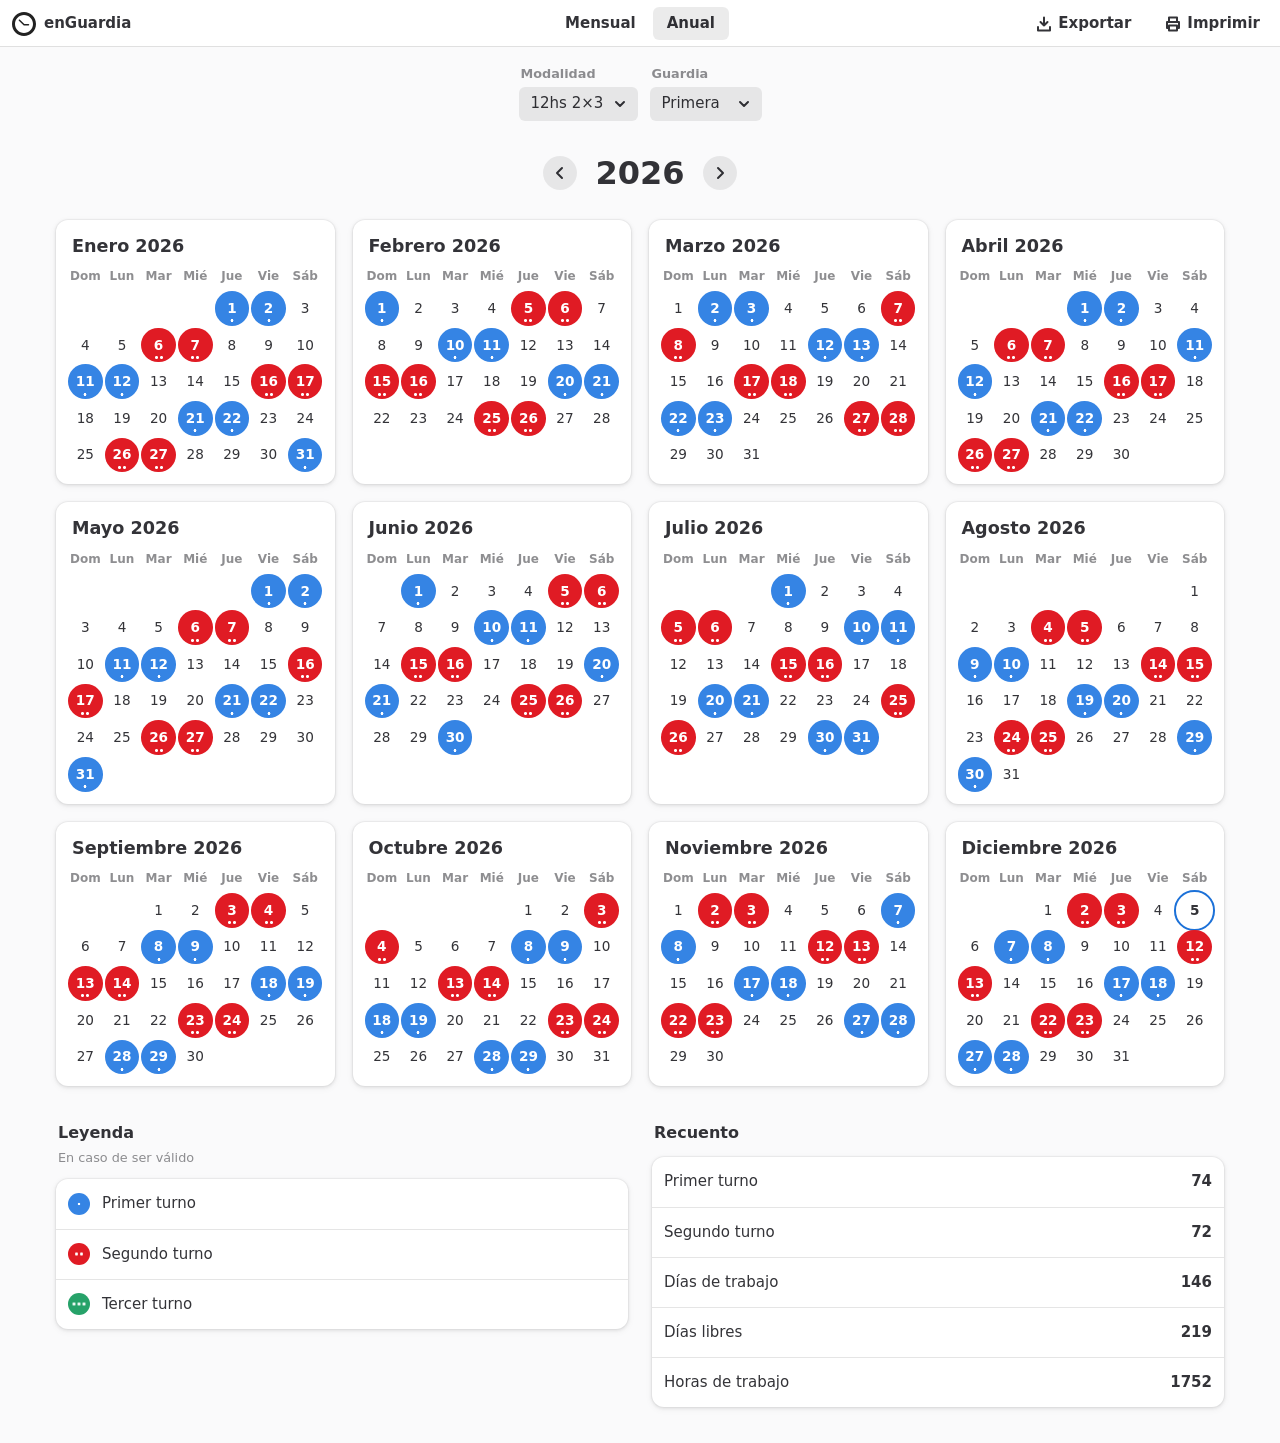
<file: index.html>
<!DOCTYPE html>
<html lang="es">

<head>
  <meta charset="UTF-8">
  <meta name="viewport" content="width=device-width, initial-scale=1.0">

  <title>enGuardia</title>

  <link rel="manifest" href="manifest.json">
  <link rel="shortcut icon" href="icons/favicon.png" type="image/png">

  <script>
    // Open the view used last time (yearly by default)
    let view = null;
    try { view = localStorage.getItem('enGuardia.view'); } catch (e) { }
    location.replace(view === 'month.html' ? 'month.html' : 'year.html');
  </script>
</head>

<body>
  <p><a href="month.html">Mensual</a> · <a href="year.html">Anual</a></p>
</body>

</html>
</file>
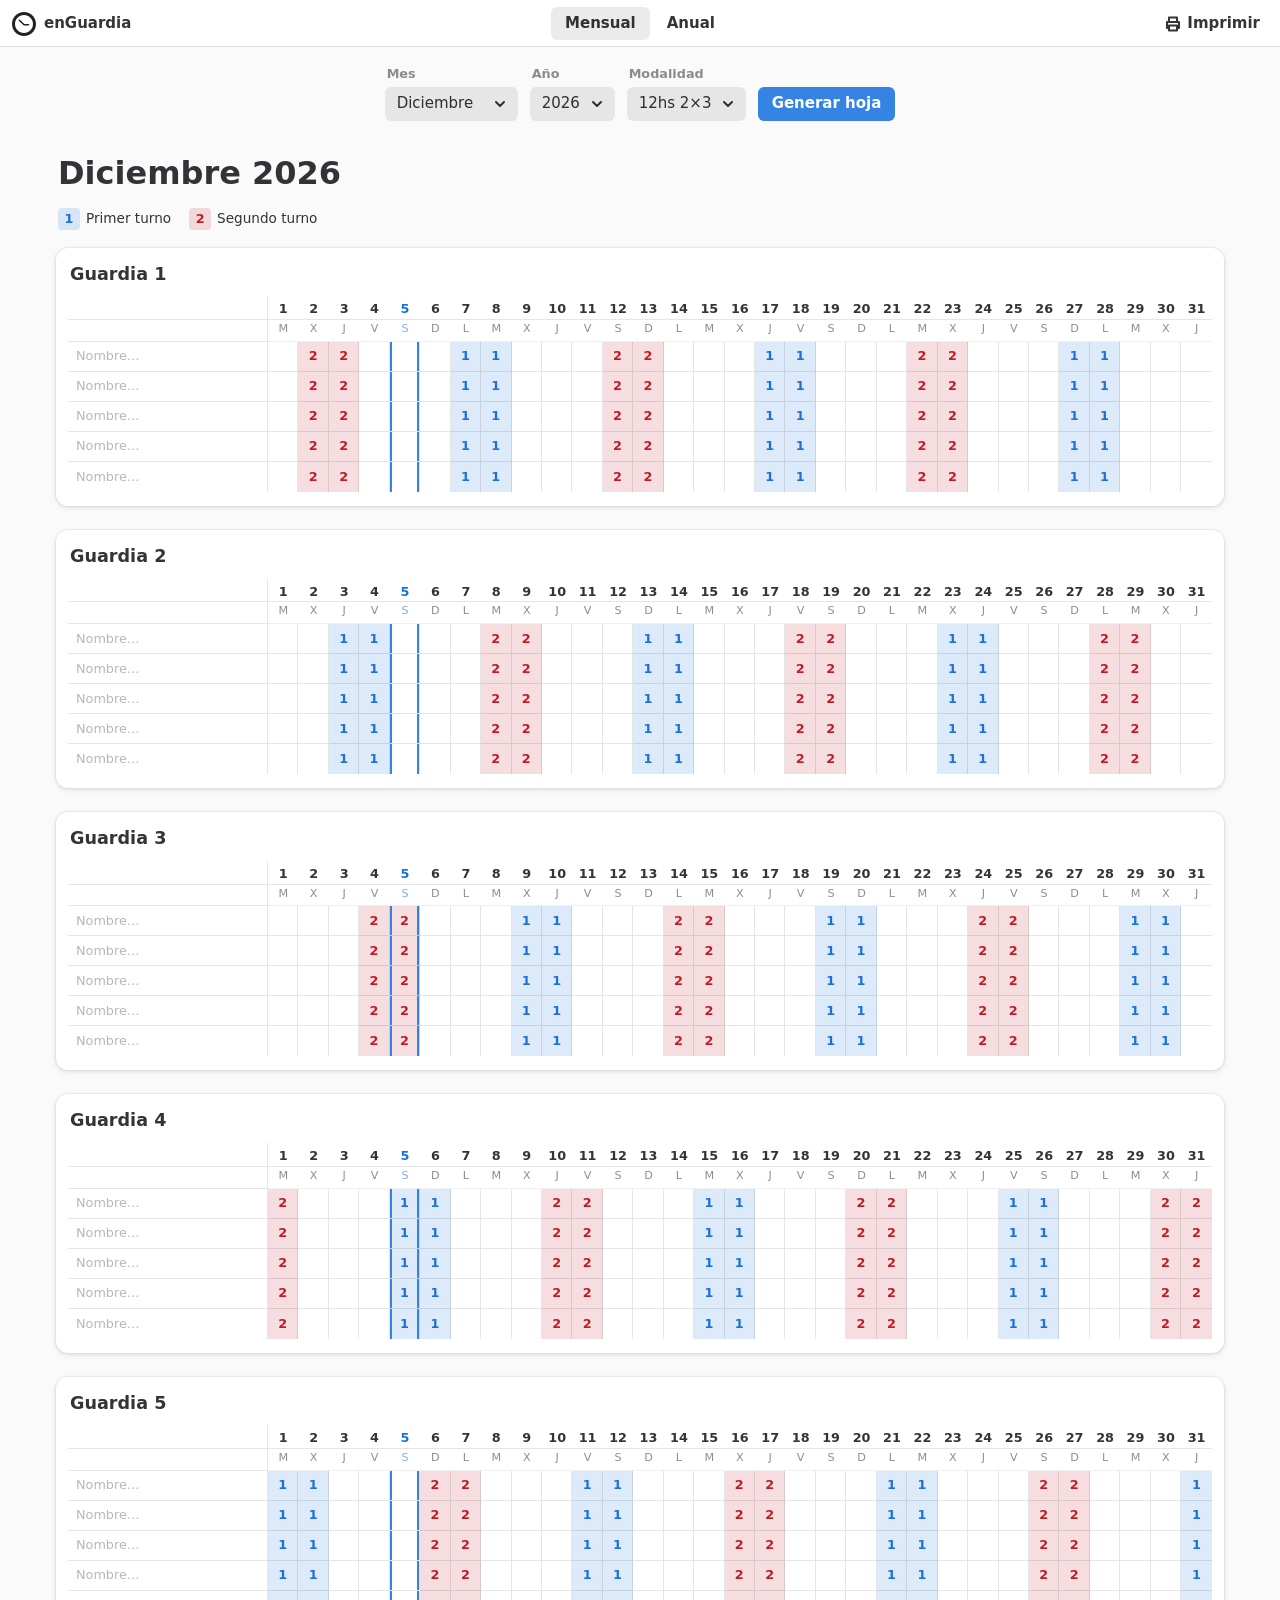
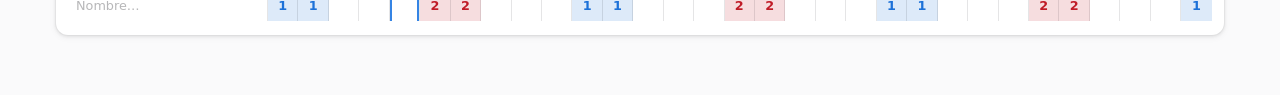
<file: month.html>
<!DOCTYPE html>
<html lang="es">

<head>
  <meta charset="UTF-8">
  <meta name="viewport" content="width=device-width, initial-scale=1.0">

  <title>Hoja de Turnos - enGuardia</title>

  <link rel="manifest" href="manifest.json">
  <link rel="shortcut icon" href="icons/favicon.png" type="image/png">
  <link rel="apple-touch-icon" href="icons/favicon-192.png">

  <link rel="stylesheet" href="css/vars.css">
  <link rel="stylesheet" href="css/base.css">
  <link rel="stylesheet" href="css/month.css">
</head>

<body>
  <header class="headerbar">
    <div class="headerbar-start">
      <span class="app-title"><img src="icons/favicon.svg" alt=""><span class="app-name">enGuardia</span></span>
    </div>
    <nav class="view-switcher" aria-label="Vistas">
      <a href="month.html" aria-current="page">Mensual</a>
      <a href="year.html">Anual</a>
    </nav>
    <div class="headerbar-end">
      <button class="flat" onclick="window.print()" title="Imprimir" aria-label="Imprimir">
        <svg class="icon" viewBox="0 0 16 16" aria-hidden="true">
          <path d="M4 6V1.5h8V6M4 12H2V6h12v6h-2M4 9.5h8v5H4z" />
        </svg>
        <span class="btn-label">Imprimir</span>
      </button>
    </div>
  </header>

  <section class="toolbar controls">
    <div class="field">
      <label for="monthSel">Mes</label>
      <select id="monthSel"></select>
    </div>

    <div class="field">
      <label for="yearSel">Año</label>
      <select id="yearSel"></select>
    </div>

    <div class="field">
      <label for="mode">Modalidad</label>
      <select id="mode">
        <option value="12 2x3">12hs 2×3</option>
        <option value="8 5x3">8hs 5×3</option>
      </select>
    </div>

    <button id="generateBtn" class="suggested-action">Generar hoja</button>
  </section>

  <main class="clamp">
    <div id="sheetContainer"></div>
  </main>

  <script src="js/guardia.js"></script>
  <script src="js/month.js"></script>
</body>

</html>
</file>
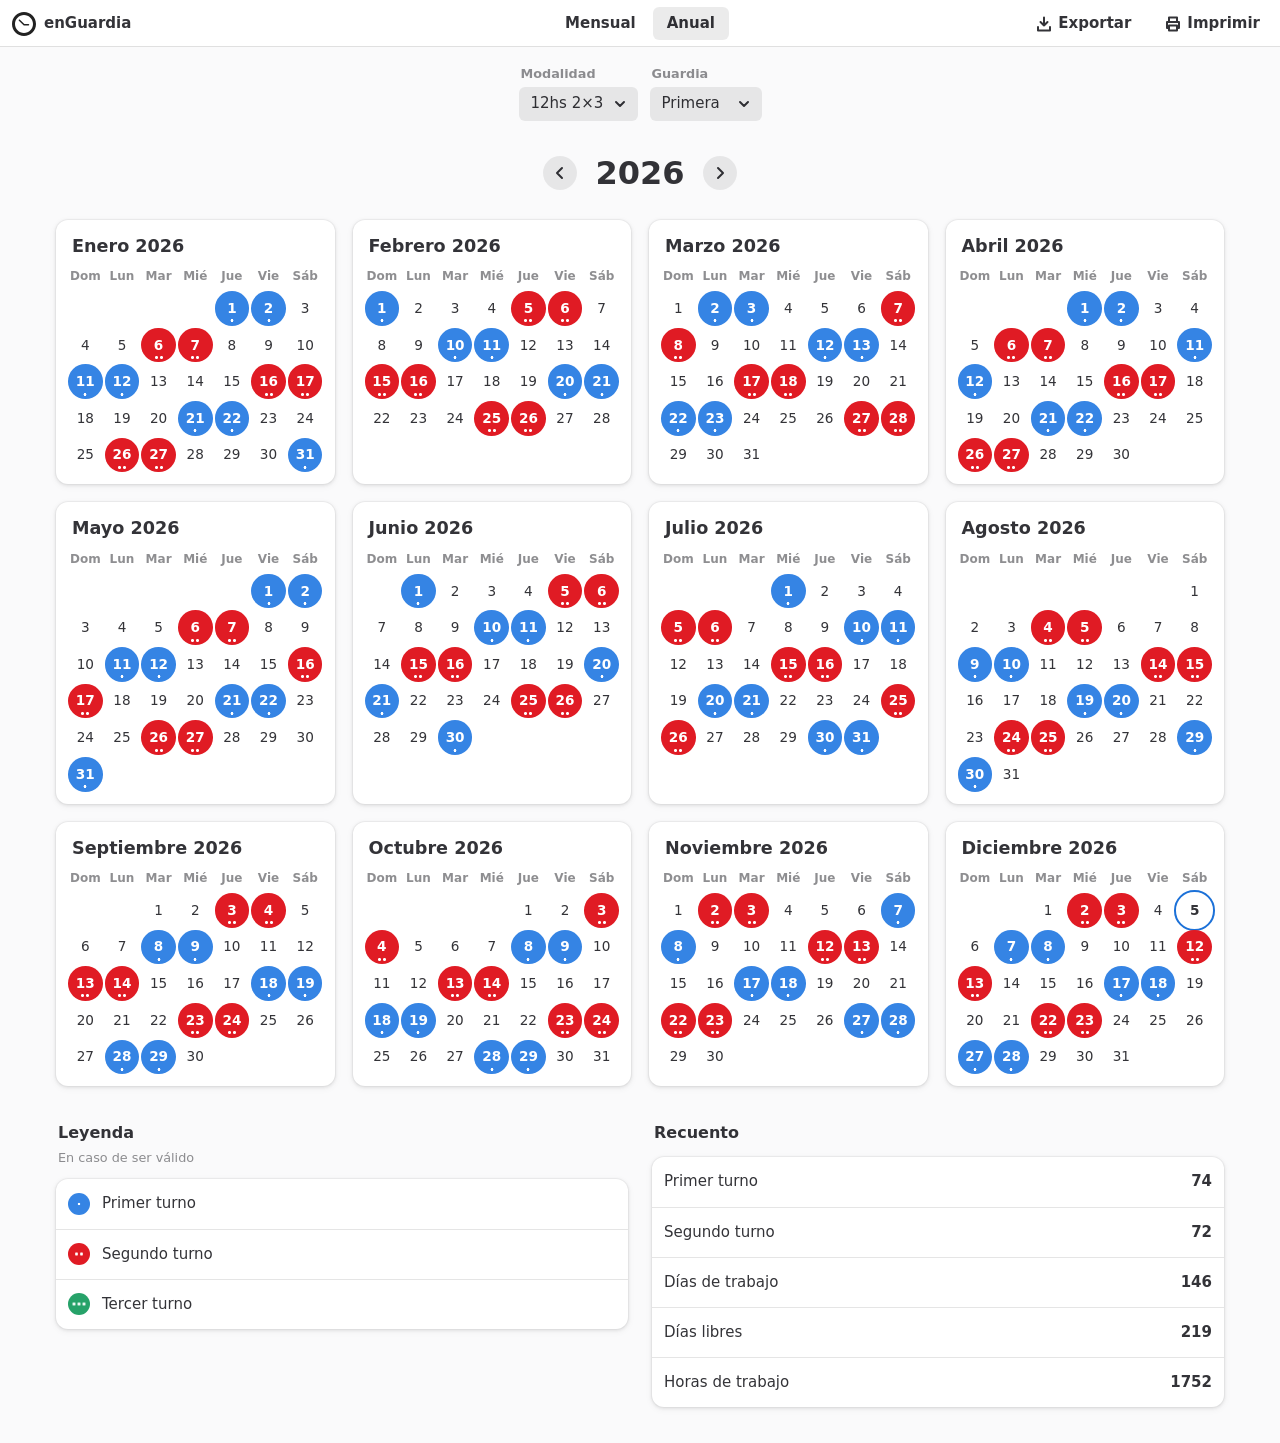
<file: year.html>
<!DOCTYPE html>
<html lang="es">

<head>
  <meta charset="UTF-8">
  <meta name="viewport" content="width=device-width, initial-scale=1.0">

  <title>Calendario anual - enGuardia</title>

  <link rel="manifest" href="manifest.json">
  <link rel="shortcut icon" href="icons/favicon.png" type="image/png">
  <link rel="apple-touch-icon" href="icons/favicon-192.png">

  <link rel="stylesheet" href="css/vars.css">
  <link rel="stylesheet" href="css/base.css">
  <link rel="stylesheet" href="css/year.css">
</head>

<body>
  <header class="headerbar">
    <div class="headerbar-start">
      <span class="app-title"><img src="icons/favicon.svg" alt=""><span class="app-name">enGuardia</span></span>
    </div>
    <nav class="view-switcher" aria-label="Vistas">
      <a href="month.html">Mensual</a>
      <a href="year.html" aria-current="page">Anual</a>
    </nav>
    <div class="headerbar-end">
      <button id="exportBtn" class="flat" title="Exportar al calendario (.ics)" aria-label="Exportar al calendario">
        <svg class="icon" viewBox="0 0 16 16" aria-hidden="true">
          <path d="M8 1.5v8M4.5 6 8 9.5 11.5 6M2 11v3.5h12V11" />
        </svg>
        <span class="btn-label">Exportar</span>
      </button>
      <button class="flat" onclick="window.print()" title="Imprimir" aria-label="Imprimir">
        <svg class="icon" viewBox="0 0 16 16" aria-hidden="true">
          <path d="M4 6V1.5h8V6M4 12H2V6h12v6h-2M4 9.5h8v5H4z" />
        </svg>
        <span class="btn-label">Imprimir</span>
      </button>
    </div>
  </header>

  <!-- Controls -->
  <section class="toolbar controls">
    <div class="field">
      <label for="mode">Modalidad</label>
      <select id="mode" name="mode" onchange="renderYear(displayedYear)">
        <option value="12 2x3">12hs 2×3</option>
        <option value="8 5x3">8hs 5×3</option>
      </select>
    </div>

    <div class="field">
      <label for="guard">Guardia</label>
      <select id="guard" name="guard" onchange="renderYear(displayedYear)">
        <option value="0">Primera</option>
        <option value="1">Segunda</option>
        <option value="2">Tercera</option>
        <option value="3">Cuarta</option>
        <option value="4">Quinta</option>
      </select>
    </div>
  </section>

  <main class="clamp">
    <div class="year-nav">
      <div class="year-nav-center">
        <button id="prevBtn" class="circular" title="Año anterior (←)" aria-label="Año anterior">
          <svg class="icon" viewBox="0 0 16 16" aria-hidden="true"><path d="M10 3 5 8l5 5" /></svg>
        </button>
        <h1 id="yearTitle"></h1>
        <button id="nextBtn" class="circular" title="Año siguiente (→)" aria-label="Año siguiente">
          <svg class="icon" viewBox="0 0 16 16" aria-hidden="true"><path d="m6 3 5 5-5 5" /></svg>
        </button>
      </div>
      <button id="todayBtn" class="flat" hidden>Hoy</button>
    </div>

    <div id="calendarContainer"></div>

    <div class="summary">
      <!-- Legend -->
      <section class="preferences-group">
        <h3 class="heading">Leyenda</h3>
        <p class="caption dim-label">En caso de ser válido</p>
        <ul class="boxed-list">
          <li><span class="swatch blue"></span>Primer turno</li>
          <li><span class="swatch red"></span>Segundo turno</li>
          <li><span class="swatch green"></span>Tercer turno</li>
        </ul>
      </section>

      <section class="preferences-group">
        <h3 class="heading">Recuento</h3>
        <div id="daysCounter" class="boxed-list"></div>
      </section>
    </div>
  </main>

  <script src="js/guardia.js"></script>
  <script src="js/year.js"></script>
</body>

</html>
</file>
<file: css/vars.css>
/* -------------------------------------------------
   Design tokens — based on the libadwaita palette
   ------------------------------------------------- */
:root {
    color-scheme: light dark;

    /* Accent */
    --accent-bg: #3584e4;
    --accent-fg: #ffffff;
    --accent: #1c71d8;

    /* Surfaces */
    --window-bg: #fafafb;
    --window-fg: rgba(0, 0, 6, .8);
    --view-bg: #ffffff;
    --headerbar-bg: #ffffff;
    --headerbar-shade: rgba(0, 0, 6, .12);
    --card-bg: #ffffff;
    --card-bg-solid: #ffffff;  /* card-bg flattened onto window-bg, for sticky cells */
    --card-shadow:
        0 0 0 1px rgba(0, 0, 6, .03),
        0 1px 3px 1px rgba(0, 0, 6, .07),
        0 2px 6px 2px rgba(0, 0, 6, .03);

    /* Lines & widgets */
    --border: rgba(0, 0, 6, .15);
    --separator: rgba(0, 0, 6, .1);
    --button-bg: rgba(0, 0, 6, .08);
    --button-hover: rgba(0, 0, 6, .12);
    --button-active: rgba(0, 0, 6, .22);
    --dim-opacity: .55;
    --chevron: url("data:image/svg+xml,%3Csvg xmlns='http://www.w3.org/2000/svg' width='16' height='16' viewBox='0 0 16 16'%3E%3Cpath d='M4 6l4 4 4-4' fill='none' stroke='%23000006' stroke-opacity='.8' stroke-width='2' stroke-linecap='round' stroke-linejoin='round'/%3E%3C/svg%3E");

    /* Shift colours (text / tint) */
    --turn-1: #1c71d8;
    --turn-2: #c01c28;
    --turn-3: #1b8553;
    /* Shift colours (solid fills, white text) */
    --turn-1-solid: #3584e4;
    --turn-2-solid: #e01b24;
    --turn-3-solid: #26a269;

    /* Shape & spacing */
    --radius-sm: 6px;
    --radius: 12px;
    --gap: 12px;
    --clamp: 1200px;

    --font: "Adwaita Sans", "Cantarell", "Inter", system-ui, -apple-system, "Segoe UI", Roboto, Ubuntu, sans-serif;
}

/* Dark style */
@media (prefers-color-scheme: dark) {
    :root {
        --accent: #78aeed;

        --window-bg: #222226;
        --window-fg: #ffffff;
        --view-bg: #1d1d20;
        --headerbar-bg: #2e2e32;
        --headerbar-shade: rgba(0, 0, 6, .36);
        --card-bg: rgba(255, 255, 255, .08);
        --card-bg-solid: #343437;
        --card-shadow:
            0 0 0 1px rgba(0, 0, 6, .09),
            0 1px 3px 1px rgba(0, 0, 6, .18),
            0 2px 6px 2px rgba(0, 0, 6, .09);

        --border: rgba(255, 255, 255, .15);
        --separator: rgba(255, 255, 255, .1);
        --button-bg: rgba(255, 255, 255, .1);
        --button-hover: rgba(255, 255, 255, .15);
        --button-active: rgba(255, 255, 255, .3);
        --chevron: url("data:image/svg+xml,%3Csvg xmlns='http://www.w3.org/2000/svg' width='16' height='16' viewBox='0 0 16 16'%3E%3Cpath d='M4 6l4 4 4-4' fill='none' stroke='%23ffffff' stroke-width='2' stroke-linecap='round' stroke-linejoin='round'/%3E%3C/svg%3E");

        --turn-1: #78aeed;
        --turn-2: #ff938c;
        --turn-3: #78e9ab;
    }
}
</file>
<file: css/base.css>
/* -------------------------------------------------
   Shared Adwaita-style widgets
   ------------------------------------------------- */
*,
*::before,
*::after {
    box-sizing: border-box;
}

body {
    margin: 0;
    min-height: 100vh;
    font-family: var(--font);
    font-size: 15px;
    line-height: 1.4;
    background: var(--window-bg);
    color: var(--window-fg);
    -webkit-font-smoothing: antialiased;
}

h1, h2, h3, p {
    margin: 0;
}

/* widgets below set their own display, which would otherwise beat [hidden] */
[hidden] {
    display: none !important;
}

/* read by screen readers, not shown */
.visually-hidden {
    position: absolute;
    width: 1px;
    height: 1px;
    overflow: hidden;
    clip-path: inset(50%);
    white-space: nowrap;
}

.title-1 { font-size: 2rem;   font-weight: 800; }
.title-2 { font-size: 1.6rem; font-weight: 800; }
.title-4 { font-size: 1.1rem; font-weight: 700; }
.heading { font-size: 1rem;   font-weight: 700; }
.caption { font-size: .8rem; }
.dim-label { opacity: var(--dim-opacity); }

.icon {
    width: 16px;
    height: 16px;
    flex: none;
    fill: none;
    stroke: currentColor;
    stroke-width: 2;
    stroke-linecap: round;
    stroke-linejoin: round;
}

/* ---------- Header bar ---------- */
.headerbar {
    position: sticky;
    top: 0;
    z-index: 10;
    display: grid;
    grid-template-columns: 1fr auto 1fr;
    align-items: center;
    gap: 6px;
    min-height: 47px;
    padding: 6px;
    background: var(--headerbar-bg);
    box-shadow: inset 0 -1px var(--headerbar-shade);
}

.headerbar-start,
.headerbar-end {
    display: flex;
    align-items: center;
    gap: 6px;
}

.headerbar-end {
    justify-content: flex-end;
}

.app-title {
    display: flex;
    align-items: center;
    gap: 8px;
    padding: 0 6px;
    font-weight: 700;
}

.app-title img {
    width: 24px;
    height: 24px;
}

/* the icon is a dark symbolic glyph */
@media (prefers-color-scheme: dark) {
    .app-title img {
        filter: invert(1);
    }
}

/* ---------- View switcher ---------- */
.view-switcher {
    display: flex;
    gap: 3px;
}

.view-switcher a {
    display: flex;
    align-items: center;
    gap: 8px;
    padding: 6px 14px;
    border-radius: var(--radius-sm);
    color: inherit;
    font-weight: 700;
    text-decoration: none;
    transition: background-color .2s;
}

.view-switcher a:hover {
    background: var(--button-hover);
}

.view-switcher a[aria-current="page"] {
    background: var(--button-bg);
}

/* ---------- Buttons ---------- */
button {
    display: inline-flex;
    align-items: center;
    justify-content: center;
    gap: 6px;
    min-height: 34px;
    padding: 6px 14px;
    border: none;
    border-radius: var(--radius-sm);
    background: var(--button-bg);
    color: inherit;
    font: inherit;
    font-weight: 700;
    cursor: pointer;
    transition: background-color .2s;
}

button:hover { background: var(--button-hover); }
button:active { background: var(--button-active); }

button.flat { background: transparent; }
button.flat:hover { background: var(--button-hover); }
button.flat:active { background: var(--button-active); }

button.circular {
    width: 34px;
    padding: 0;
    border-radius: 50%;
}

button.suggested-action {
    background: var(--accent-bg);
    color: var(--accent-fg);
}

button.suggested-action:hover { filter: brightness(1.08); }
button.suggested-action:active { filter: brightness(.92); }

/* ---------- Drop-downs ---------- */
select {
    appearance: none;
    min-height: 34px;
    padding: 6px 34px 6px 12px;
    border: none;
    border-radius: var(--radius-sm);
    background: var(--button-bg) var(--chevron) no-repeat right 10px center;
    color: inherit;
    font: inherit;
    cursor: pointer;
    transition: background-color .2s;
}

select:hover {
    background-color: var(--button-hover);
}

select option {
    background: var(--view-bg);
    color: var(--window-fg);
}

/* ---------- Toolbar of labelled fields ---------- */
.toolbar {
    display: flex;
    flex-wrap: wrap;
    align-items: flex-end;
    justify-content: center;
    gap: var(--gap);
    padding: 18px 12px 6px;
}

.field {
    display: flex;
    flex-direction: column;
    gap: 4px;
}

.field label {
    padding-left: 2px;
    font-size: .8rem;
    font-weight: 700;
    opacity: var(--dim-opacity);
}

/* ---------- Content clamp ---------- */
.clamp {
    width: 100%;
    max-width: var(--clamp);
    margin: 0 auto;
    padding: 18px 16px 36px;
}

/* ---------- Cards & boxed lists ---------- */
.card {
    background: var(--card-bg);
    border-radius: var(--radius);
    box-shadow: var(--card-shadow);
}

.boxed-list {
    margin: 0;
    padding: 0;
    list-style: none;
    background: var(--card-bg);
    border-radius: var(--radius);
    box-shadow: var(--card-shadow);
    overflow: hidden;
}

.boxed-list > * {
    display: flex;
    align-items: center;
    gap: 12px;
    min-height: 50px;
    padding: 8px 12px;
}

.boxed-list > * + * {
    border-top: 1px solid var(--separator);
}

.boxed-list .value {
    margin-left: auto;
    font-weight: 700;
    font-variant-numeric: tabular-nums;
}

.preferences-group > .heading {
    margin: 0 0 12px 2px;
}

/* ---------- Focus ring ---------- */
:focus-visible {
    outline: 2px solid color-mix(in srgb, var(--accent-bg) 60%, transparent);
    outline-offset: 1px;
}

/* ---------- Narrow screens: icon-only header buttons ---------- */
@media (max-width: 600px) {
    .headerbar .btn-label {
        display: none;
    }

    .headerbar button.flat {
        width: 34px;
        padding: 0;
    }
}

@media (max-width: 400px) {
    .app-name {
        display: none;
    }
}

/* ---------- Print ---------- */
@media print {
    body {
        background: #fff;
        color: #000;
    }

    .headerbar,
    .toolbar {
        display: none !important;
    }
}
</file>
<file: css/month.css>
:root {
    --name-width: 200px;
    /* width of the left‑most “Name” column */
}

#sheetContainer > h2 {
    margin: 6px 2px 12px;
    font-size: 2rem;
    font-weight: 800;
}

/* narrower name column on phones */
@media (max-width: 600px) {
    :root {
        --name-width: 110px;
    }
}

/* ---------- Turn legend ---------- */
.legend {
    display: flex;
    flex-wrap: wrap;
    gap: 6px 18px;
    margin: 0 2px 18px;
    padding: 0;
    list-style: none;
    font-size: .85rem;
}

.legend li {
    display: flex;
    align-items: center;
    gap: 6px;
}

.chip {
    display: inline-flex;
    align-items: center;
    justify-content: center;
    width: 22px;
    height: 22px;
    border-radius: 4px;
    font-weight: 700;
    font-size: .8rem;
}

/* ---------- One card per working group ---------- */
.group {
    margin-bottom: 24px;
    padding: 12px 12px 14px;
    background: var(--card-bg);
    border-radius: var(--radius);
    box-shadow: var(--card-shadow);
}

.table-scroll {
    overflow-x: auto;
}

.group h3 {
    margin: 2px 2px 10px;
    font-size: 1.1rem;
    font-weight: 700;
}

table {
    border-collapse: separate;
    border-spacing: 0;
    width: 100%;
    min-width: 900px;
    table-layout: fixed;
    /* forces columns to respect <col> widths */
    font-size: .8rem;
}

/* column definitions */
col.name-col {
    width: var(--name-width);
}

/* left column */
col.day-col {
    width: auto;
}

/* day columns share remaining space */

th,
td {
    border-right: 1px solid var(--separator);
    border-bottom: 1px solid var(--separator);
    text-align: center;
    vertical-align: middle;
    word-wrap: break-word;
}

th:last-child,
td:last-child {
    border-right: none;
}

tr:last-child td {
    border-bottom: none;
}

th.day-num {
    padding-top: 4px;
    font-weight: 700;
}

th.day-wk {
    padding-bottom: 4px;
    font-weight: 400;
    font-size: .7rem;
    opacity: var(--dim-opacity);
}

th.day-num,
th.day-wk {
    border-right: none;
}

tr:first-child th {
    border-bottom: none;
}

td.shift {
    height: 30px;
    cursor: text;
}

/* keep names in view while the days scroll sideways */
th.name,
td.name {
    position: sticky;
    left: 0;
    z-index: 1;
    background: var(--card-bg-solid);
}

td.name {
    padding: 0 8px;
    text-align: left;
    font-weight: 700;
}

td.name:empty::before {
    content: "Nombre…";
    font-weight: 400;
    opacity: .35;
}

td.shift[data-turn] {
    font-weight: 700;
    border-radius: 0;
}

td.shift[data-turn="1"],
.chip[data-turn="1"] {
    background: color-mix(in srgb, var(--turn-1) 15%, transparent);
    color: var(--turn-1);
}

td.shift[data-turn="2"],
.chip[data-turn="2"] {
    background: color-mix(in srgb, var(--turn-2) 15%, transparent);
    color: var(--turn-2);
}

td.shift[data-turn="3"],
.chip[data-turn="3"] {
    background: color-mix(in srgb, var(--turn-3) 15%, transparent);
    color: var(--turn-3);
}

th.today {
    color: var(--accent);
}

td.today {
    box-shadow: inset 2px 0 var(--accent-bg), inset -2px 0 var(--accent-bg);
}

/* corner mark on cells changed by hand */
td.shift.edited {
    background-image: linear-gradient(225deg, var(--accent-bg) 5px, transparent 5px);
}

td[contenteditable="true"]:focus {
    outline: none;
    box-shadow: inset 0 0 0 2px color-mix(in srgb, var(--accent-bg) 60%, transparent);
    background: color-mix(in srgb, var(--accent-bg) 10%, transparent);
}

@media print {
    nav, h1, .controls, button {
        display: none;
    }

    #sheetContainer > h2 {
        margin: 0 0 4px;
        font-size: 1.2rem;
    }

    .legend {
        margin-bottom: 8px;
    }

    .chip {
        print-color-adjust: exact;
        -webkit-print-color-adjust: exact;
    }

    .clamp {
        max-width: none;
        padding: 0;
    }

    td {
        padding: 0;
    }

    h3 {
        margin: 0;
        padding: 0;
    }

    .group {
        page-break-inside: avoid;
        margin: 0;
        padding: 0;
        box-shadow: none;
        border-radius: 0;
    }

    .table-scroll {
        overflow: visible;
    }

    table {
        min-width: 0;
        font-size: 0.65rem;
    }

    th,
    td {
        border: 1px solid #999 !important;
    }

    td.shift {
        height: 18px;
    }

    th.today {
        color: inherit;
    }

    td.today {
        box-shadow: none;
    }

    td.shift[data-turn] {
        print-color-adjust: exact;
        -webkit-print-color-adjust: exact;
    }
}
</file>
<file: css/year.css>
/* ---------- Year navigation ---------- */
.year-nav {
    display: grid;
    grid-template-columns: 1fr auto 1fr;
    align-items: center;
    margin: 6px 0 24px;
}

.year-nav-center {
    grid-column: 2;
    display: flex;
    align-items: center;
    gap: 18px;
}

#todayBtn {
    justify-self: start;
    margin-left: 12px;
}

.year-nav h1 {
    min-width: 4ch;
    text-align: center;
    font-size: 2rem;
    font-weight: 800;
    font-variant-numeric: tabular-nums;
}

/* ---------- Calendar ---------- */
#calendarContainer {
    display: grid;
    grid-template-columns: repeat(auto-fill, minmax(260px, 1fr));
    gap: 18px;
}

.month {
    padding: 14px 12px 12px;
    background: var(--card-bg);
    border-radius: var(--radius);
    box-shadow: var(--card-shadow);
}

.month h2 {
    margin: 0 4px 10px;
    font-size: 1.1rem;
    font-weight: 700;
    /* keep the month clear of the sticky header bar when jumped to */
    scroll-margin-top: 64px;
}

.days {
    display: grid;
    grid-template-columns: repeat(7, 1fr);
    gap: 2px;
}

.day-name,
.day {
    display: flex;
    align-items: center;
    justify-content: center;
    font-size: .85rem;
}

.day-name {
    padding-bottom: 4px;
    font-size: .75rem;
    font-weight: 700;
    opacity: var(--dim-opacity);
}

.day {
    aspect-ratio: 1;
    border-radius: 50%;
    font-variant-numeric: tabular-nums;
}

.day.blue,
.day.red,
.day.green {
    color: #fff;
    font-weight: 700;
}

.day.blue  { background: var(--turn-1-solid); }
.day.red   { background: var(--turn-2-solid); }
.day.green { background: var(--turn-3-solid); }

/* one, two or three dots per turn, so the colour is not the only cue */
.day.blue, .day.red, .day.green,
.swatch {
    position: relative;
}

.day.blue::after, .day.red::after, .day.green::after,
.swatch::after {
    content: "";
    position: absolute;
    bottom: 10%;
    left: 50%;
    height: 3px;
    transform: translateX(-50%);
    background: radial-gradient(circle, #fff 1.3px, transparent 1.6px) 0 0 / 5px 3px repeat-x;
}

.swatch::after {
    bottom: 50%;
    transform: translate(-50%, 50%);
}

.day.blue::after, .swatch.blue::after   { width: 5px; }
.day.red::after, .swatch.red::after     { width: 10px; }
.day.green::after, .swatch.green::after { width: 15px; }

/* today */
.day.active {
    outline: 2px solid var(--accent);
    outline-offset: 1px;
    font-weight: 800;
}

/* ---------- Legend & counter ---------- */
.summary {
    display: grid;
    grid-template-columns: repeat(auto-fit, minmax(260px, 1fr));
    gap: 24px;
    margin-top: 36px;
}

.preferences-group .caption {
    margin: -8px 0 12px 2px;
}

.swatch {
    width: 22px;
    height: 22px;
    border-radius: 50%;
    flex: none;
}

.swatch.blue  { background: var(--turn-1-solid); }
.swatch.red   { background: var(--turn-2-solid); }
.swatch.green { background: var(--turn-3-solid); }

#daysCounter:empty {
    display: none;
}

@media print {
    .year-nav button,
    .summary {
        display: none;
    }

    .clamp {
        max-width: none;
        padding: 0;
    }

    .month {
        box-shadow: none;
        border: 1px solid #ccc;
        break-inside: avoid;
    }

    .day,
    .day::after {
        print-color-adjust: exact;
        -webkit-print-color-adjust: exact;
    }
}
</file>
